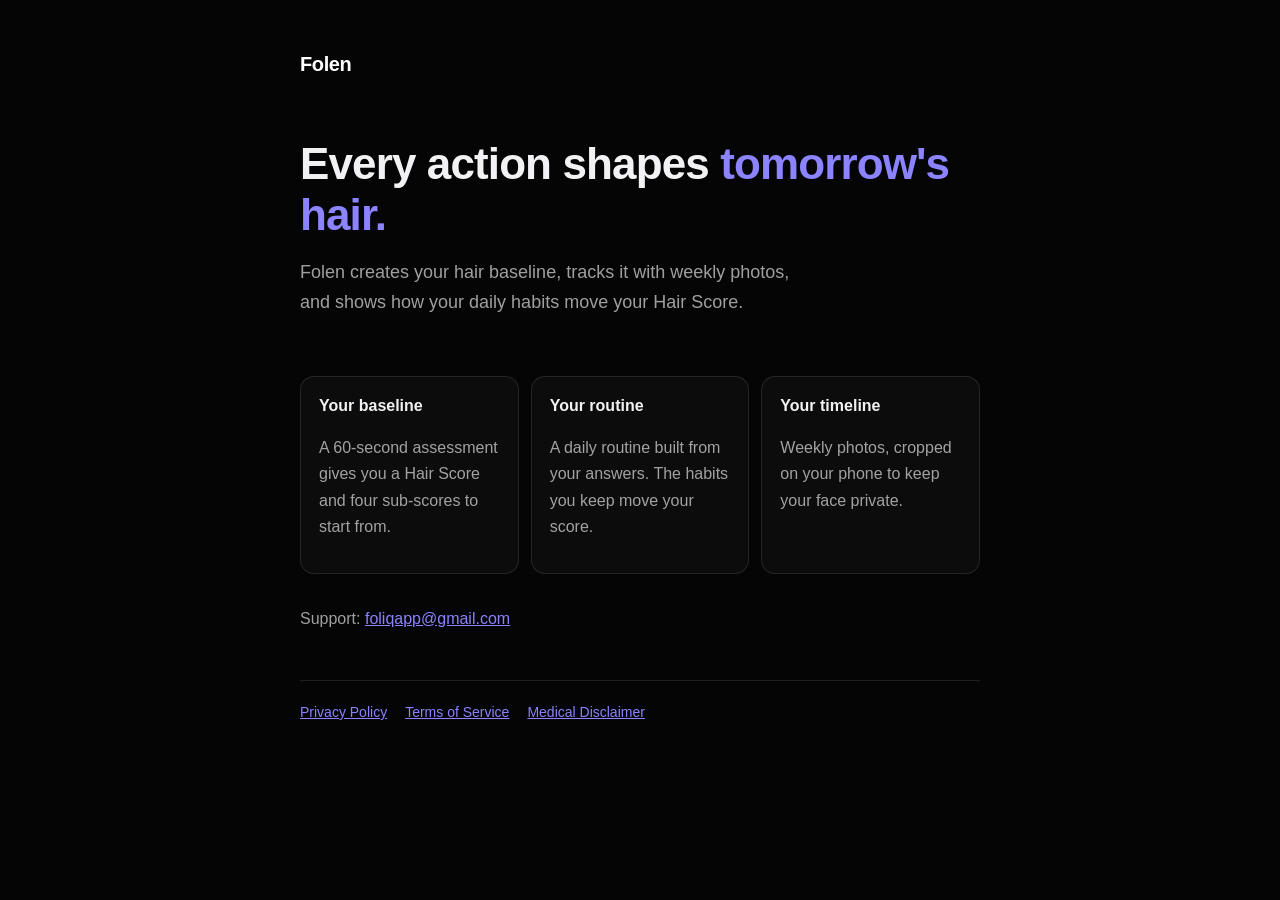
<file: index.html>
<!doctype html>
<html lang="en">
<head>
<meta charset="utf-8">
<meta name="viewport" content="width=device-width, initial-scale=1">
<title>Folen — Track your hair. Take control.</title>
<meta name="description" content="Folen tracks your hair over time with weekly photos, a personal Hair Score and daily habits that move it.">
<link rel="stylesheet" href="style.css">
<style>
  .hero { padding: 40px 0 8px; }
  .hero h1 { font-size: 44px; margin-top: 18px; }
  .hero h1 span { color: var(--accent); }
  .lead { font-size: 18px; max-width: 520px; }
  .grid { display: grid; grid-template-columns: repeat(auto-fit, minmax(200px, 1fr)); gap: 12px; margin: 32px 0; }
  .grid .box { margin: 0; }
  .grid h3 { margin-top: 0; }
  @media (max-width: 520px) { .hero h1 { font-size: 34px; } }
</style>
</head>
<body>
<main>
<a class="brand" href="index.html">Folen</a>
<section class="hero">
  <h1>Every action shapes <span>tomorrow's hair.</span></h1>
  <p class="lead">Folen creates your hair baseline, tracks it with weekly photos, and shows how your daily habits move your Hair Score.</p>
</section>
<div class="grid">
  <div class="box"><h3>Your baseline</h3><p>A 60-second assessment gives you a Hair Score and four sub-scores to start from.</p></div>
  <div class="box"><h3>Your routine</h3><p>A daily routine built from your answers. The habits you keep move your score.</p></div>
  <div class="box"><h3>Your timeline</h3><p>Weekly photos, cropped on your phone to keep your face private.</p></div>
</div>
<p>Support: <a href="mailto:foliqapp@gmail.com">foliqapp@gmail.com</a></p>
<nav><a href="privacy.html">Privacy Policy</a><a href="terms.html">Terms of Service</a><a href="disclaimer.html">Medical Disclaimer</a></nav>
</main>
</body>
</html>
</file>
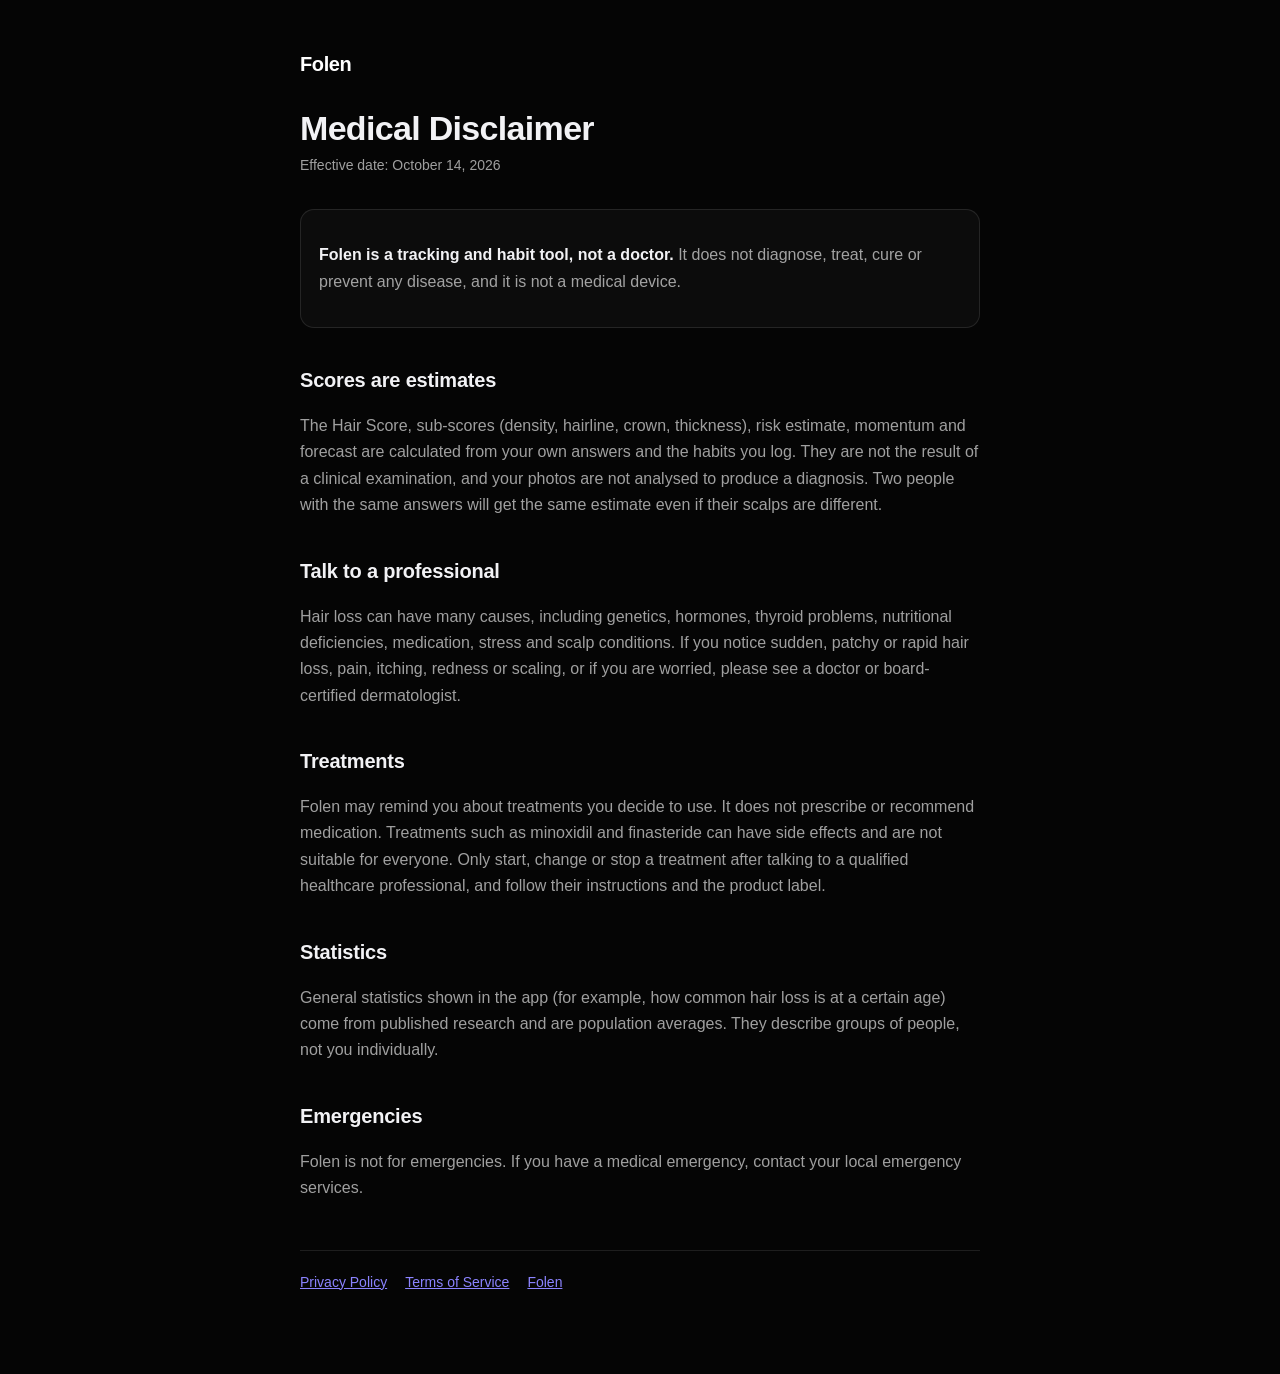
<file: disclaimer.html>
<!doctype html>
<html lang="en">
<head>
<meta charset="utf-8">
<meta name="viewport" content="width=device-width, initial-scale=1">
<title>Medical Disclaimer — Folen</title>
<link rel="stylesheet" href="style.css">
</head>
<body>
<main>
<a class="brand" href="index.html">Folen</a>
<h1>Medical Disclaimer</h1>
<p class="meta">Effective date: October 14, 2026</p>

<div class="box"><p><strong>Folen is a tracking and habit tool, not a doctor.</strong> It does not diagnose, treat, cure or prevent any disease, and it is not a medical device.</p></div>

<h2>Scores are estimates</h2>
<p>The Hair Score, sub-scores (density, hairline, crown, thickness), risk estimate, momentum and forecast are calculated from your own answers and the habits you log. They are not the result of a clinical examination, and your photos are not analysed to produce a diagnosis. Two people with the same answers will get the same estimate even if their scalps are different.</p>

<h2>Talk to a professional</h2>
<p>Hair loss can have many causes, including genetics, hormones, thyroid problems, nutritional deficiencies, medication, stress and scalp conditions. If you notice sudden, patchy or rapid hair loss, pain, itching, redness or scaling, or if you are worried, please see a doctor or board-certified dermatologist.</p>

<h2>Treatments</h2>
<p>Folen may remind you about treatments you decide to use. It does not prescribe or recommend medication. Treatments such as minoxidil and finasteride can have side effects and are not suitable for everyone. Only start, change or stop a treatment after talking to a qualified healthcare professional, and follow their instructions and the product label.</p>

<h2>Statistics</h2>
<p>General statistics shown in the app (for example, how common hair loss is at a certain age) come from published research and are population averages. They describe groups of people, not you individually.</p>

<h2>Emergencies</h2>
<p>Folen is not for emergencies. If you have a medical emergency, contact your local emergency services.</p>

<nav><a href="privacy.html">Privacy Policy</a><a href="terms.html">Terms of Service</a><a href="index.html">Folen</a></nav>
</main>
</body>
</html>
</file>
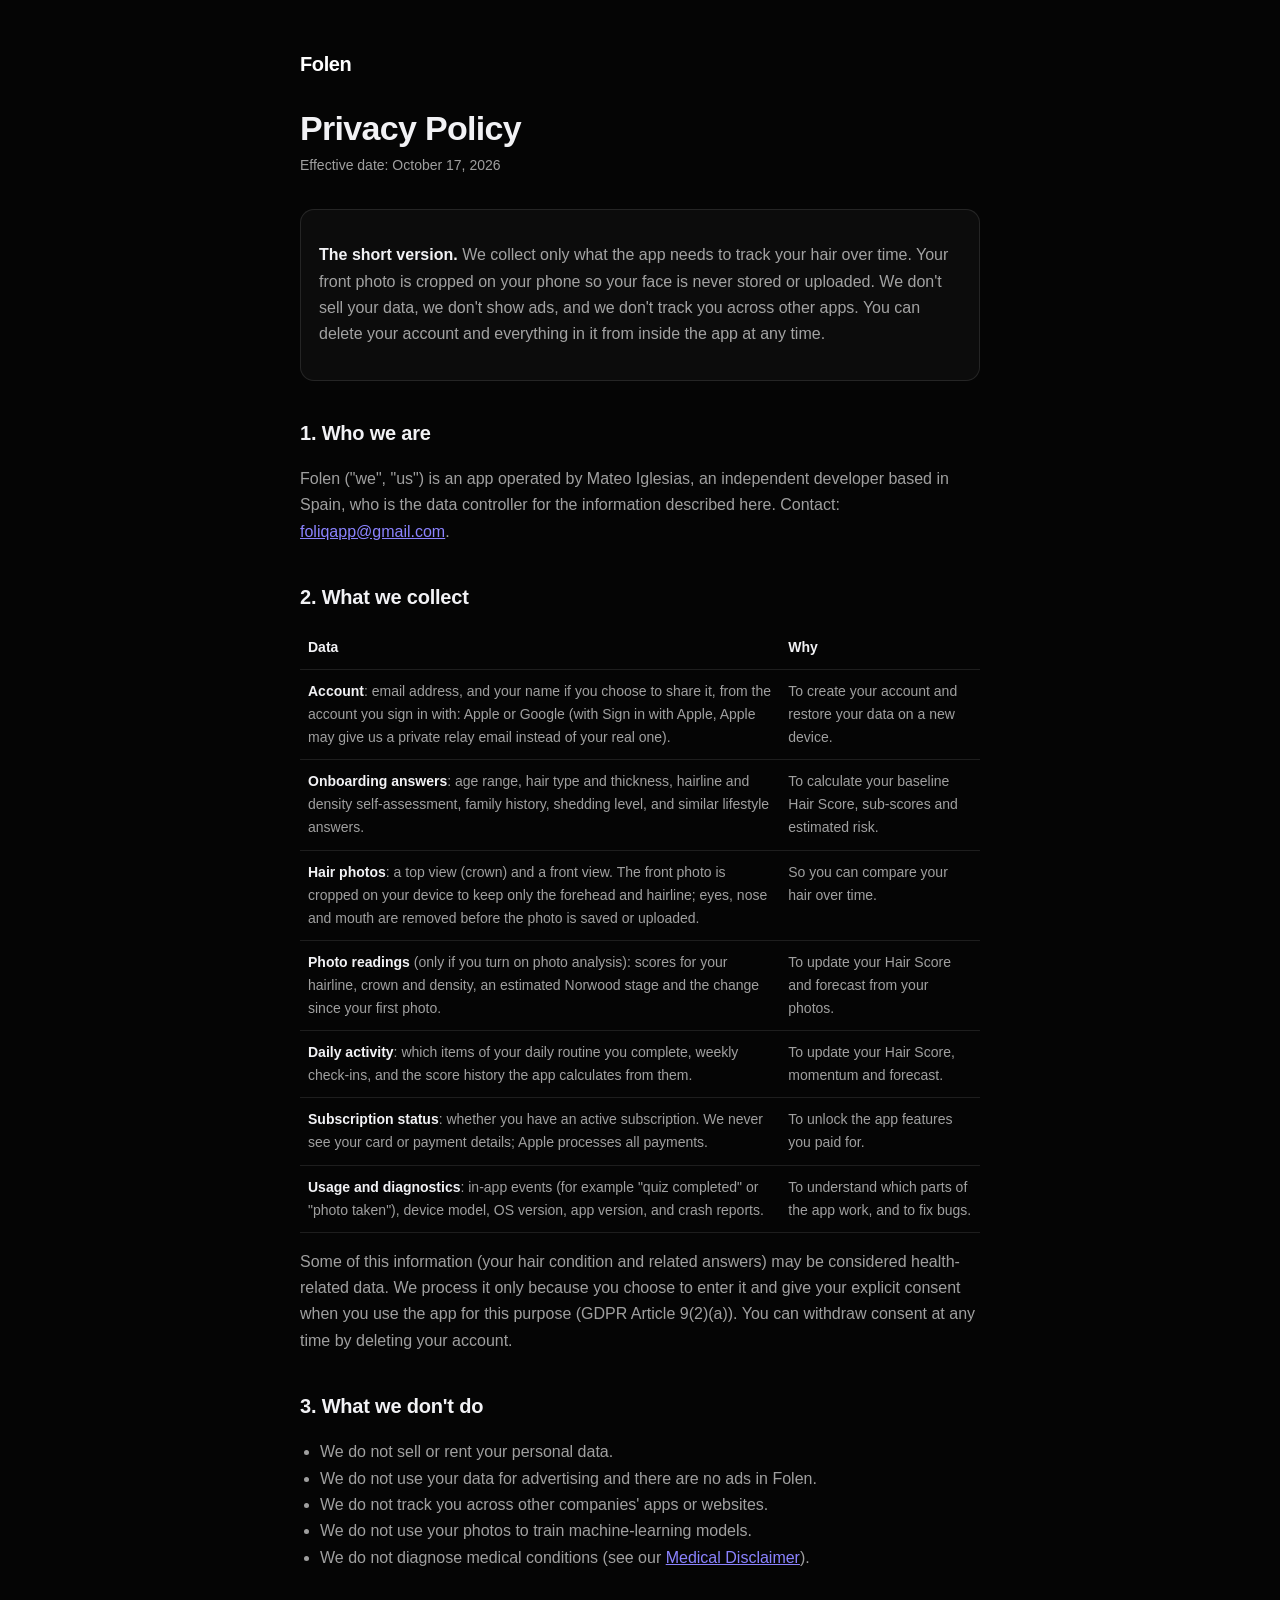
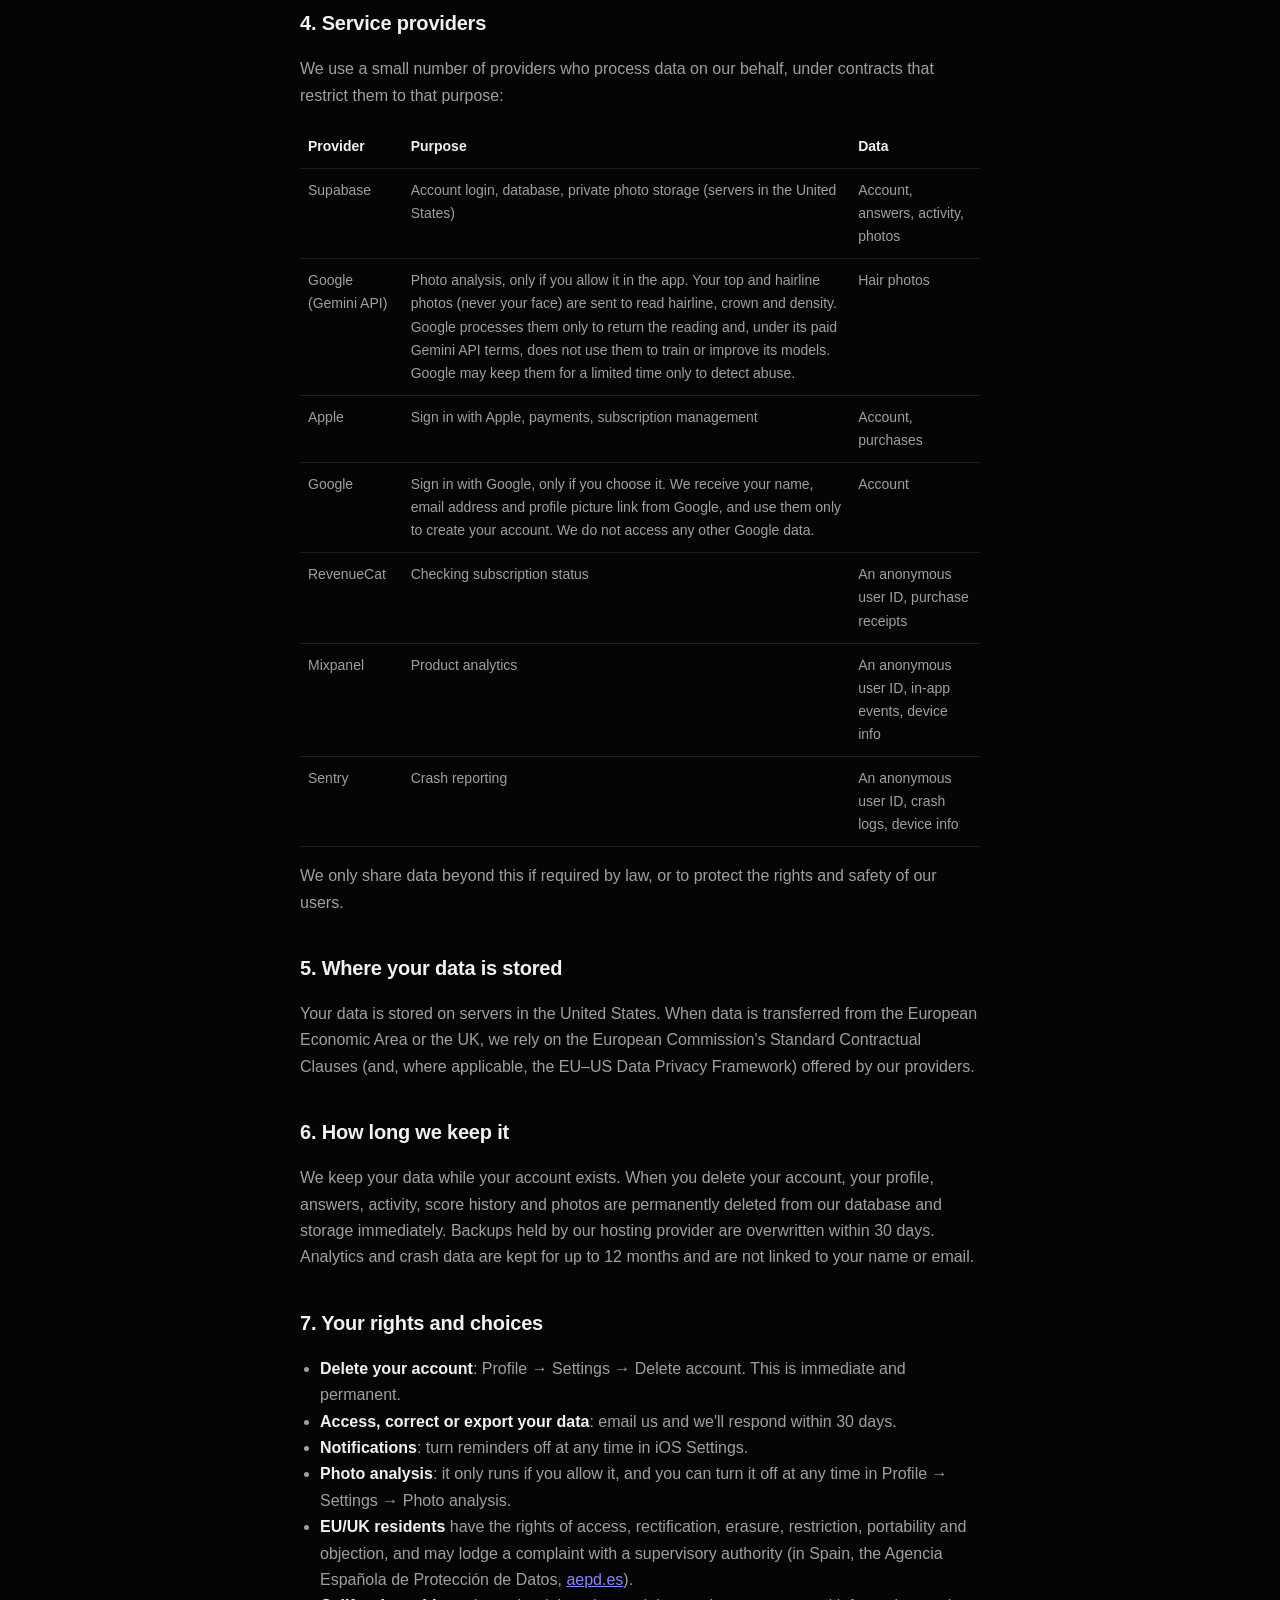
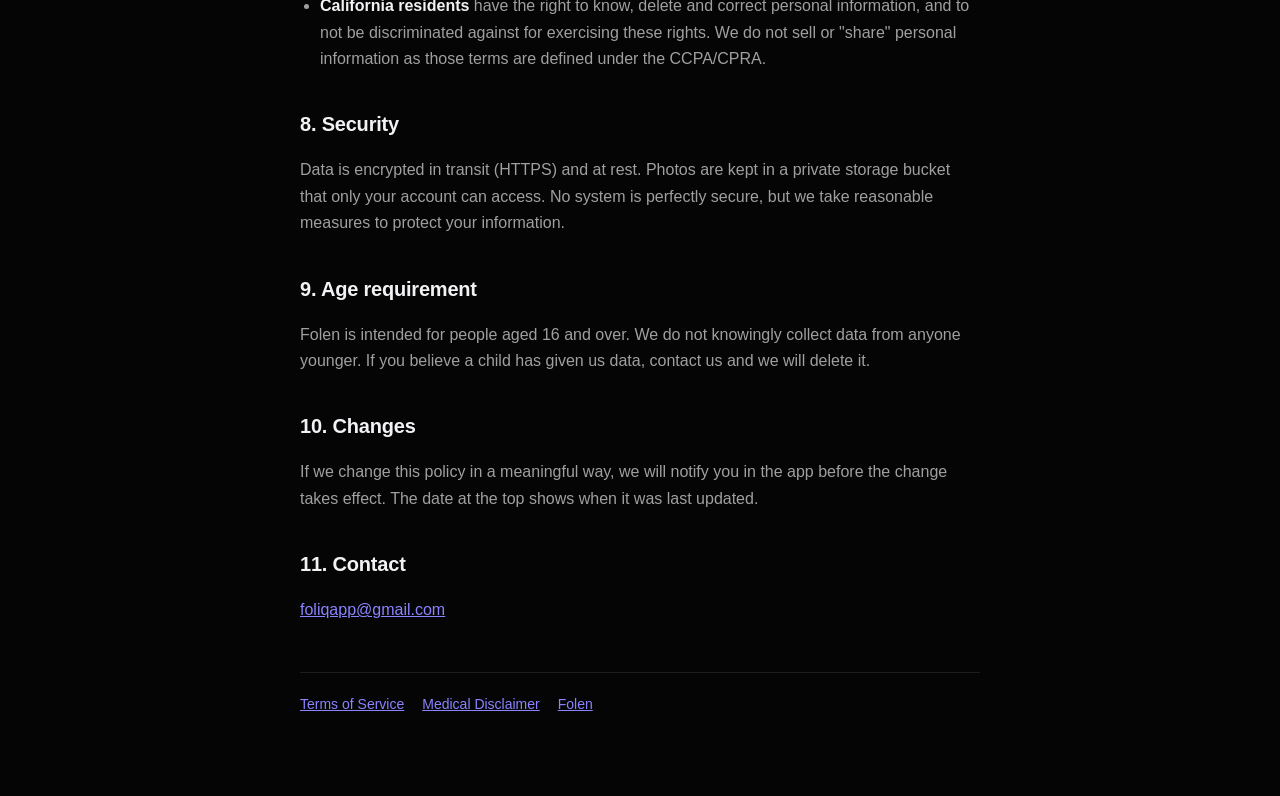
<file: privacy.html>
<!doctype html>
<html lang="en">
<head>
<meta charset="utf-8">
<meta name="viewport" content="width=device-width, initial-scale=1">
<title>Privacy Policy — Folen</title>
<link rel="stylesheet" href="style.css">
</head>
<body>
<main>
<a class="brand" href="index.html">Folen</a>
<h1>Privacy Policy</h1>
<p class="meta">Effective date: October 17, 2026</p>

<div class="box"><p><strong>The short version.</strong> We collect only what the app needs to track your hair over time. Your front photo is cropped on your phone so your face is never stored or uploaded. We don't sell your data, we don't show ads, and we don't track you across other apps. You can delete your account and everything in it from inside the app at any time.</p></div>

<h2>1. Who we are</h2>
<p>Folen ("we", "us") is an app operated by Mateo Iglesias, an independent developer based in Spain, who is the data controller for the information described here. Contact: <a href="mailto:foliqapp@gmail.com">foliqapp@gmail.com</a>.</p>

<h2>2. What we collect</h2>
<table>
<tr><th>Data</th><th>Why</th></tr>
<tr><td><strong>Account</strong>: email address, and your name if you choose to share it, from the account you sign in with: Apple or Google (with Sign in with Apple, Apple may give us a private relay email instead of your real one).</td><td>To create your account and restore your data on a new device.</td></tr>
<tr><td><strong>Onboarding answers</strong>: age range, hair type and thickness, hairline and density self-assessment, family history, shedding level, and similar lifestyle answers.</td><td>To calculate your baseline Hair Score, sub-scores and estimated risk.</td></tr>
<tr><td><strong>Hair photos</strong>: a top view (crown) and a front view. The front photo is cropped on your device to keep only the forehead and hairline; eyes, nose and mouth are removed before the photo is saved or uploaded.</td><td>So you can compare your hair over time.</td></tr>
<tr><td><strong>Photo readings</strong> (only if you turn on photo analysis): scores for your hairline, crown and density, an estimated Norwood stage and the change since your first photo.</td><td>To update your Hair Score and forecast from your photos.</td></tr>
<tr><td><strong>Daily activity</strong>: which items of your daily routine you complete, weekly check-ins, and the score history the app calculates from them.</td><td>To update your Hair Score, momentum and forecast.</td></tr>
<tr><td><strong>Subscription status</strong>: whether you have an active subscription. We never see your card or payment details; Apple processes all payments.</td><td>To unlock the app features you paid for.</td></tr>
<tr><td><strong>Usage and diagnostics</strong>: in-app events (for example "quiz completed" or "photo taken"), device model, OS version, app version, and crash reports.</td><td>To understand which parts of the app work, and to fix bugs.</td></tr>
</table>
<p>Some of this information (your hair condition and related answers) may be considered health-related data. We process it only because you choose to enter it and give your explicit consent when you use the app for this purpose (GDPR Article 9(2)(a)). You can withdraw consent at any time by deleting your account.</p>

<h2>3. What we don't do</h2>
<ul>
<li>We do not sell or rent your personal data.</li>
<li>We do not use your data for advertising and there are no ads in Folen.</li>
<li>We do not track you across other companies' apps or websites.</li>
<li>We do not use your photos to train machine-learning models.</li>
<li>We do not diagnose medical conditions (see our <a href="disclaimer.html">Medical Disclaimer</a>).</li>
</ul>

<h2>4. Service providers</h2>
<p>We use a small number of providers who process data on our behalf, under contracts that restrict them to that purpose:</p>
<table>
<tr><th>Provider</th><th>Purpose</th><th>Data</th></tr>
<tr><td>Supabase</td><td>Account login, database, private photo storage (servers in the United States)</td><td>Account, answers, activity, photos</td></tr>
<tr><td>Google (Gemini API)</td><td>Photo analysis, only if you allow it in the app. Your top and hairline photos (never your face) are sent to read hairline, crown and density. Google processes them only to return the reading and, under its paid Gemini API terms, does not use them to train or improve its models. Google may keep them for a limited time only to detect abuse.</td><td>Hair photos</td></tr>
<tr><td>Apple</td><td>Sign in with Apple, payments, subscription management</td><td>Account, purchases</td></tr>
<tr><td>Google</td><td>Sign in with Google, only if you choose it. We receive your name, email address and profile picture link from Google, and use them only to create your account. We do not access any other Google data.</td><td>Account</td></tr>
<tr><td>RevenueCat</td><td>Checking subscription status</td><td>An anonymous user ID, purchase receipts</td></tr>
<tr><td>Mixpanel</td><td>Product analytics</td><td>An anonymous user ID, in-app events, device info</td></tr>
<tr><td>Sentry</td><td>Crash reporting</td><td>An anonymous user ID, crash logs, device info</td></tr>
</table>
<p>We only share data beyond this if required by law, or to protect the rights and safety of our users.</p>

<h2>5. Where your data is stored</h2>
<p>Your data is stored on servers in the United States. When data is transferred from the European Economic Area or the UK, we rely on the European Commission's Standard Contractual Clauses (and, where applicable, the EU–US Data Privacy Framework) offered by our providers.</p>

<h2>6. How long we keep it</h2>
<p>We keep your data while your account exists. When you delete your account, your profile, answers, activity, score history and photos are permanently deleted from our database and storage immediately. Backups held by our hosting provider are overwritten within 30 days. Analytics and crash data are kept for up to 12 months and are not linked to your name or email.</p>

<h2>7. Your rights and choices</h2>
<ul>
<li><strong>Delete your account</strong>: Profile &rarr; Settings &rarr; Delete account. This is immediate and permanent.</li>
<li><strong>Access, correct or export your data</strong>: email us and we'll respond within 30 days.</li>
<li><strong>Notifications</strong>: turn reminders off at any time in iOS Settings.</li>
<li><strong>Photo analysis</strong>: it only runs if you allow it, and you can turn it off at any time in Profile &rarr; Settings &rarr; Photo analysis.</li>
<li><strong>EU/UK residents</strong> have the rights of access, rectification, erasure, restriction, portability and objection, and may lodge a complaint with a supervisory authority (in Spain, the Agencia Española de Protección de Datos, <a href="https://www.aepd.es">aepd.es</a>).</li>
<li><strong>California residents</strong> have the right to know, delete and correct personal information, and to not be discriminated against for exercising these rights. We do not sell or "share" personal information as those terms are defined under the CCPA/CPRA.</li>
</ul>

<h2>8. Security</h2>
<p>Data is encrypted in transit (HTTPS) and at rest. Photos are kept in a private storage bucket that only your account can access. No system is perfectly secure, but we take reasonable measures to protect your information.</p>

<h2>9. Age requirement</h2>
<p>Folen is intended for people aged 16 and over. We do not knowingly collect data from anyone younger. If you believe a child has given us data, contact us and we will delete it.</p>

<h2>10. Changes</h2>
<p>If we change this policy in a meaningful way, we will notify you in the app before the change takes effect. The date at the top shows when it was last updated.</p>

<h2>11. Contact</h2>
<p><a href="mailto:foliqapp@gmail.com">foliqapp@gmail.com</a></p>

<nav><a href="terms.html">Terms of Service</a><a href="disclaimer.html">Medical Disclaimer</a><a href="index.html">Folen</a></nav>
</main>
</body>
</html>
</file>
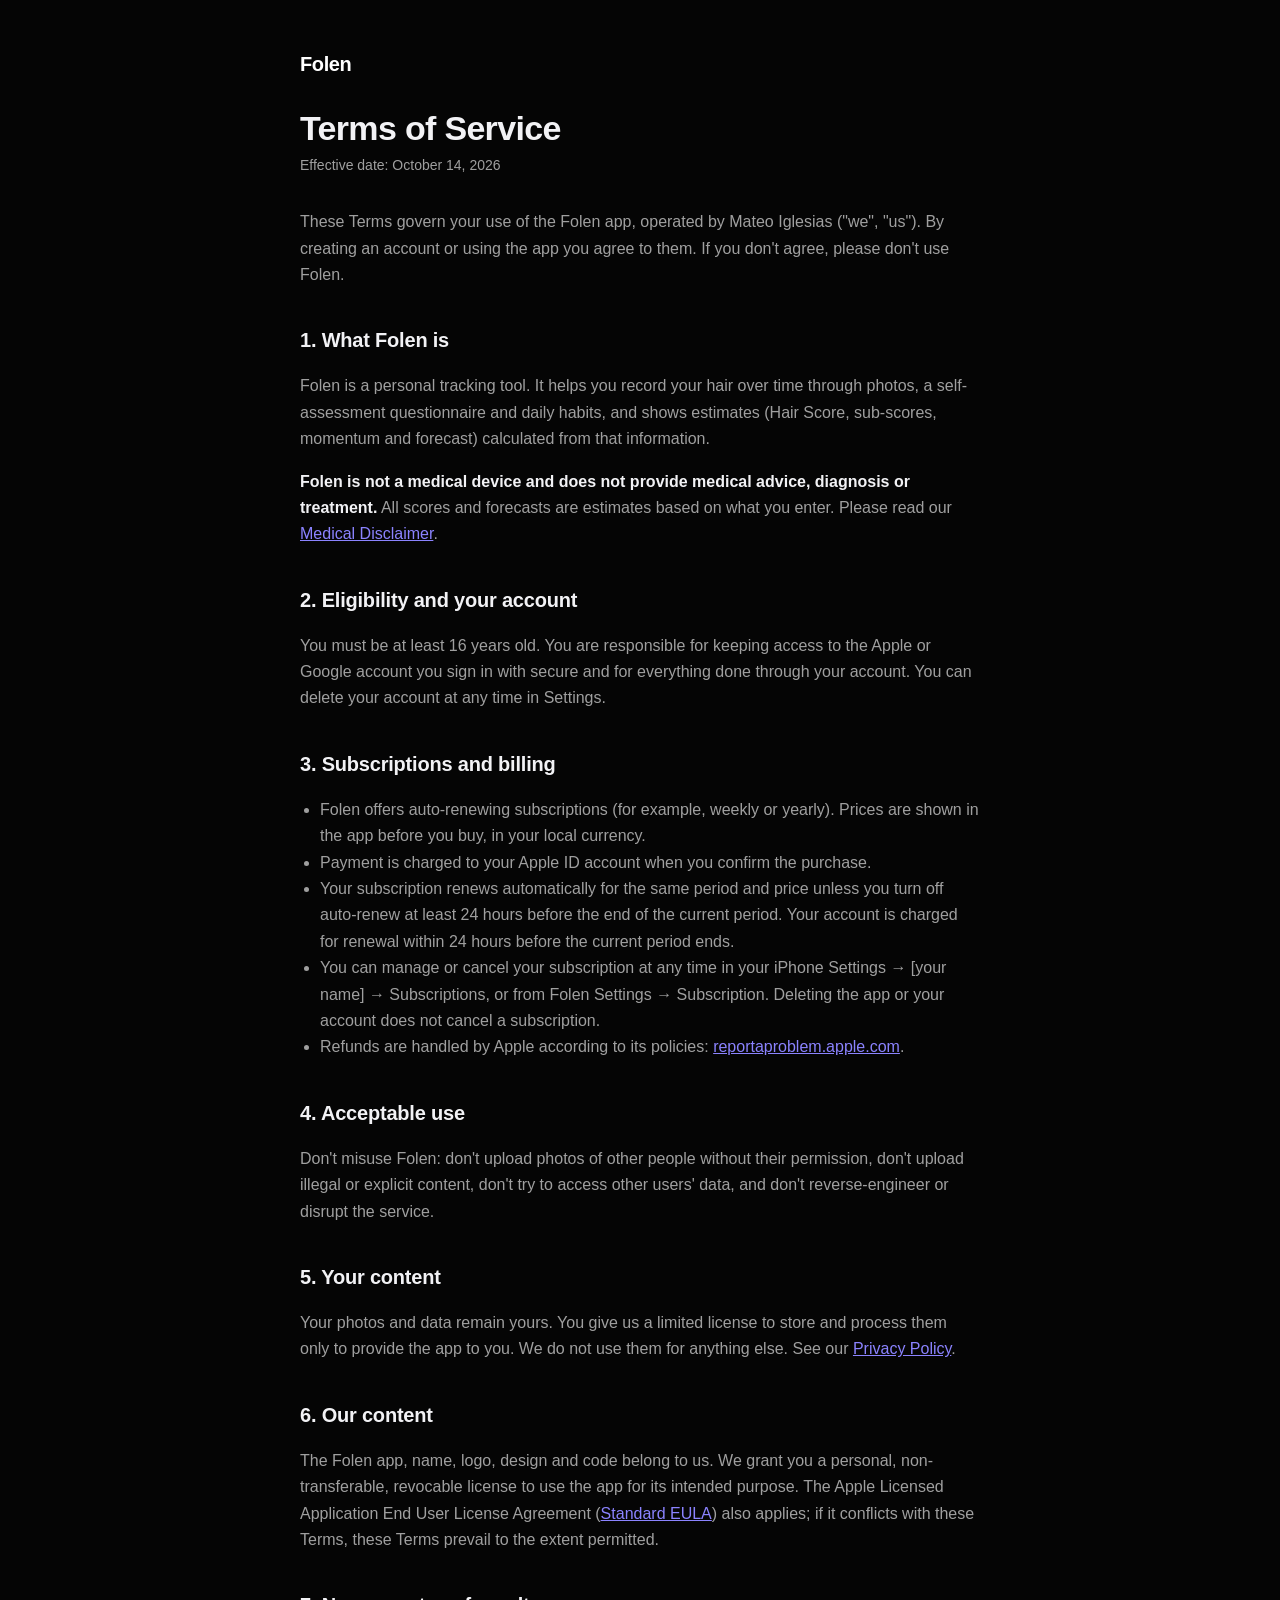
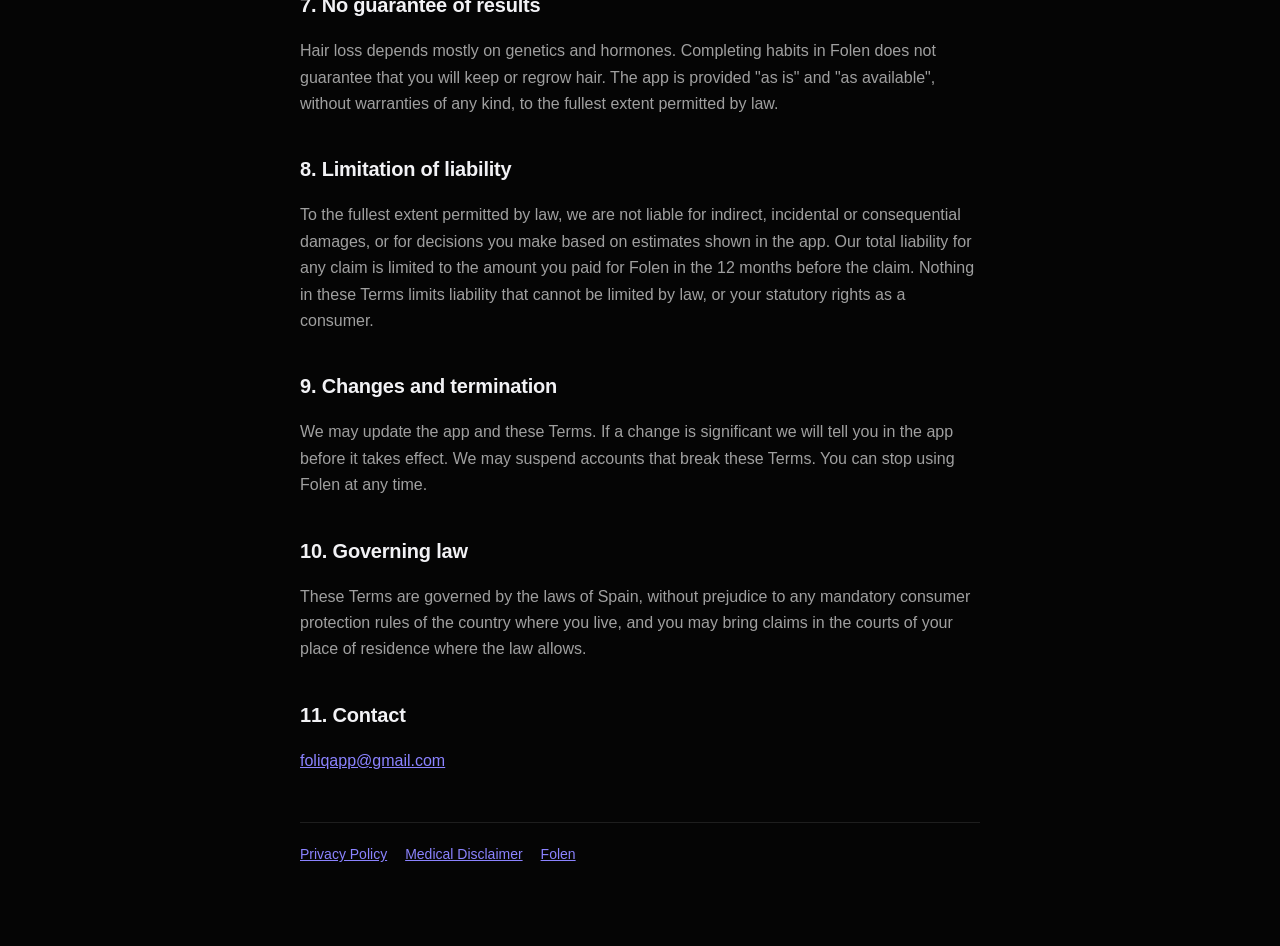
<file: terms.html>
<!doctype html>
<html lang="en">
<head>
<meta charset="utf-8">
<meta name="viewport" content="width=device-width, initial-scale=1">
<title>Terms of Service — Folen</title>
<link rel="stylesheet" href="style.css">
</head>
<body>
<main>
<a class="brand" href="index.html">Folen</a>
<h1>Terms of Service</h1>
<p class="meta">Effective date: October 14, 2026</p>

<p>These Terms govern your use of the Folen app, operated by Mateo Iglesias ("we", "us"). By creating an account or using the app you agree to them. If you don't agree, please don't use Folen.</p>

<h2>1. What Folen is</h2>
<p>Folen is a personal tracking tool. It helps you record your hair over time through photos, a self-assessment questionnaire and daily habits, and shows estimates (Hair Score, sub-scores, momentum and forecast) calculated from that information.</p>
<p><strong>Folen is not a medical device and does not provide medical advice, diagnosis or treatment.</strong> All scores and forecasts are estimates based on what you enter. Please read our <a href="disclaimer.html">Medical Disclaimer</a>.</p>

<h2>2. Eligibility and your account</h2>
<p>You must be at least 16 years old. You are responsible for keeping access to the Apple or Google account you sign in with secure and for everything done through your account. You can delete your account at any time in Settings.</p>

<h2>3. Subscriptions and billing</h2>
<ul>
<li>Folen offers auto-renewing subscriptions (for example, weekly or yearly). Prices are shown in the app before you buy, in your local currency.</li>
<li>Payment is charged to your Apple ID account when you confirm the purchase.</li>
<li>Your subscription renews automatically for the same period and price unless you turn off auto-renew at least 24 hours before the end of the current period. Your account is charged for renewal within 24 hours before the current period ends.</li>
<li>You can manage or cancel your subscription at any time in your iPhone Settings &rarr; [your name] &rarr; Subscriptions, or from Folen Settings &rarr; Subscription. Deleting the app or your account does not cancel a subscription.</li>
<li>Refunds are handled by Apple according to its policies: <a href="https://reportaproblem.apple.com">reportaproblem.apple.com</a>.</li>
</ul>

<h2>4. Acceptable use</h2>
<p>Don't misuse Folen: don't upload photos of other people without their permission, don't upload illegal or explicit content, don't try to access other users' data, and don't reverse-engineer or disrupt the service.</p>

<h2>5. Your content</h2>
<p>Your photos and data remain yours. You give us a limited license to store and process them only to provide the app to you. We do not use them for anything else. See our <a href="privacy.html">Privacy Policy</a>.</p>

<h2>6. Our content</h2>
<p>The Folen app, name, logo, design and code belong to us. We grant you a personal, non-transferable, revocable license to use the app for its intended purpose. The Apple Licensed Application End User License Agreement (<a href="https://www.apple.com/legal/internet-services/itunes/dev/stdeula/">Standard EULA</a>) also applies; if it conflicts with these Terms, these Terms prevail to the extent permitted.</p>

<h2>7. No guarantee of results</h2>
<p>Hair loss depends mostly on genetics and hormones. Completing habits in Folen does not guarantee that you will keep or regrow hair. The app is provided "as is" and "as available", without warranties of any kind, to the fullest extent permitted by law.</p>

<h2>8. Limitation of liability</h2>
<p>To the fullest extent permitted by law, we are not liable for indirect, incidental or consequential damages, or for decisions you make based on estimates shown in the app. Our total liability for any claim is limited to the amount you paid for Folen in the 12 months before the claim. Nothing in these Terms limits liability that cannot be limited by law, or your statutory rights as a consumer.</p>

<h2>9. Changes and termination</h2>
<p>We may update the app and these Terms. If a change is significant we will tell you in the app before it takes effect. We may suspend accounts that break these Terms. You can stop using Folen at any time.</p>

<h2>10. Governing law</h2>
<p>These Terms are governed by the laws of Spain, without prejudice to any mandatory consumer protection rules of the country where you live, and you may bring claims in the courts of your place of residence where the law allows.</p>

<h2>11. Contact</h2>
<p><a href="mailto:foliqapp@gmail.com">foliqapp@gmail.com</a></p>

<nav><a href="privacy.html">Privacy Policy</a><a href="disclaimer.html">Medical Disclaimer</a><a href="index.html">Folen</a></nav>
</main>
</body>
</html>
</file>
<file: style.css>
:root { --bg:#050505; --fg:#f2f2f5; --muted:rgba(255,255,255,.62); --line:rgba(255,255,255,.1); --accent:#8B83FF; }
* { box-sizing: border-box; }
html { -webkit-text-size-adjust: 100%; }
body { margin:0; background:var(--bg); color:var(--fg); font:16px/1.65 -apple-system, BlinkMacSystemFont, "SF Pro Text", Inter, "Segoe UI", sans-serif; }
main { max-width: 720px; margin: 0 auto; padding: 48px 20px 80px; }
.brand { font-weight: 800; letter-spacing: -.02em; font-size: 20px; color: #fff; text-decoration: none; }
h1 { font-size: 34px; line-height: 1.15; letter-spacing: -.02em; margin: 28px 0 6px; }
.meta { color: var(--muted); font-size: 14px; margin: 0 0 32px; }
h2 { font-size: 20px; margin: 36px 0 8px; letter-spacing: -.01em; }
h3 { font-size: 16px; margin: 22px 0 4px; }
p, li { color: var(--muted); }
strong { color: var(--fg); }
a { color: var(--accent); }
ul { padding-left: 20px; }
table { width: 100%; border-collapse: collapse; margin: 12px 0; font-size: 14px; }
th, td { text-align: left; vertical-align: top; padding: 10px 8px; border-bottom: 1px solid var(--line); color: var(--muted); }
th { color: var(--fg); font-weight: 600; }
.box { border: 1px solid var(--line); border-radius: 14px; padding: 16px 18px; margin: 20px 0; background: rgba(255,255,255,.03); }
nav { display:flex; gap:18px; flex-wrap:wrap; margin-top:48px; padding-top:20px; border-top:1px solid var(--line); font-size:14px; }
@media (max-width: 520px) { h1 { font-size: 28px; } th, td { padding: 8px 4px; } }
</file>
